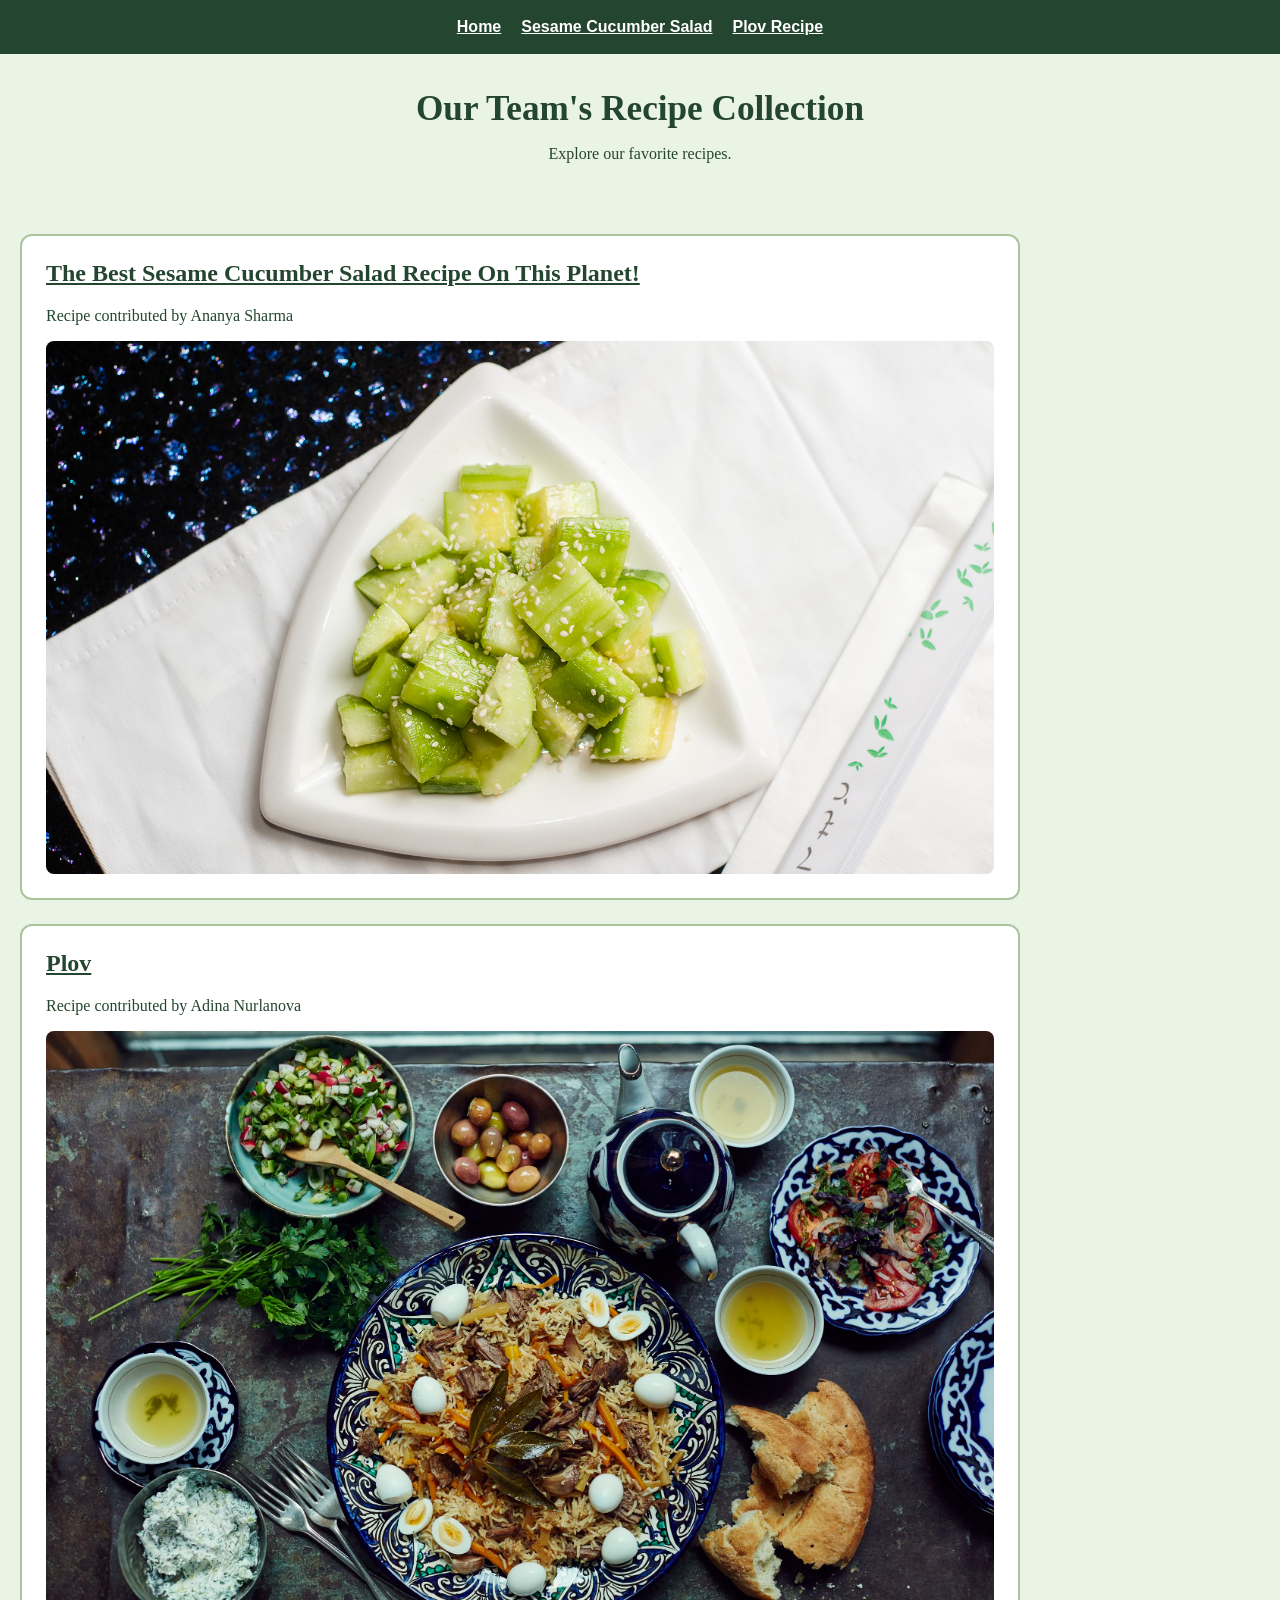
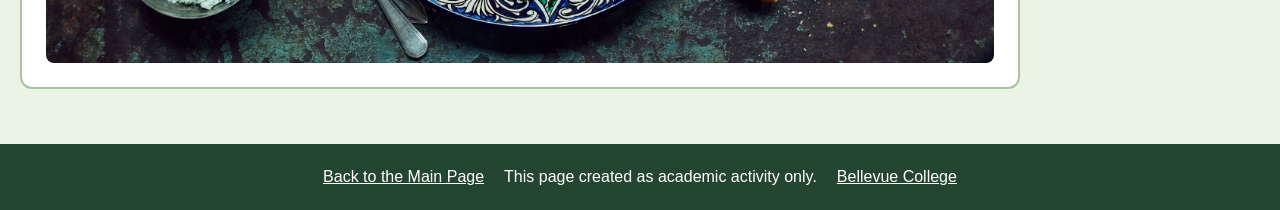
<file: index.html>
<!DOCTYPE html>
<html lang="en">
<head>
    <meta charset="UTF-8">
    <meta name="viewport" content="width=device-width, initial-scale=1.0">
    <meta name="author" content="Ananya Sharma, Adina Nurlanova">

    <title>Our Team's Recipe Collection</title>

    <link rel="stylesheet" href="css/index.css">
    <link rel="stylesheet" href="css/shared.css">
</head>

<body>
    
    <nav class="team-nav" aria-label="Main navigation">
        <a href="index.html">Home</a>
        <a href="html/ananya-recipe.html">Sesame Cucumber Salad</a>
        <a href="html/adina-recipe.html">Plov Recipe</a>
    </nav>

    <header class="home-header">
        <h1>Our Team's Recipe Collection</h1>
        <p>Explore our favorite recipes.</p>
    </header>

    <main class="recipe-grid">
       
        <article class="recipe-card">
            <h2>
                <a href="html/ananya-recipe.html">
                    The Best Sesame Cucumber Salad Recipe On This Planet!
                </a>
            </h2>

            <p>Recipe contributed by Ananya Sharma</p>

            <img
                src="images/sesame-cucumber-salad.jpg"
                alt="Sesame cucumber salad"
            >
        </article>

       
        <article class="recipe-card">
            <h2>
                <a href="html/adina-recipe.html">
                    Plov
                </a>
            </h2>

            <p>Recipe contributed by Adina Nurlanova</p>

            <img
                src="images/plov.jpg"
                alt="Plov"
            >
        </article>
    </main>

   
    <footer class="team-footer">
        <a href="index.html">Back to the Main Page</a>

        <p>This page created as academic activity only.</p>

        <a href="https://www.bellevuecollege.edu/">
            Bellevue College
        </a>
    </footer>
</body>
</html>
</file>
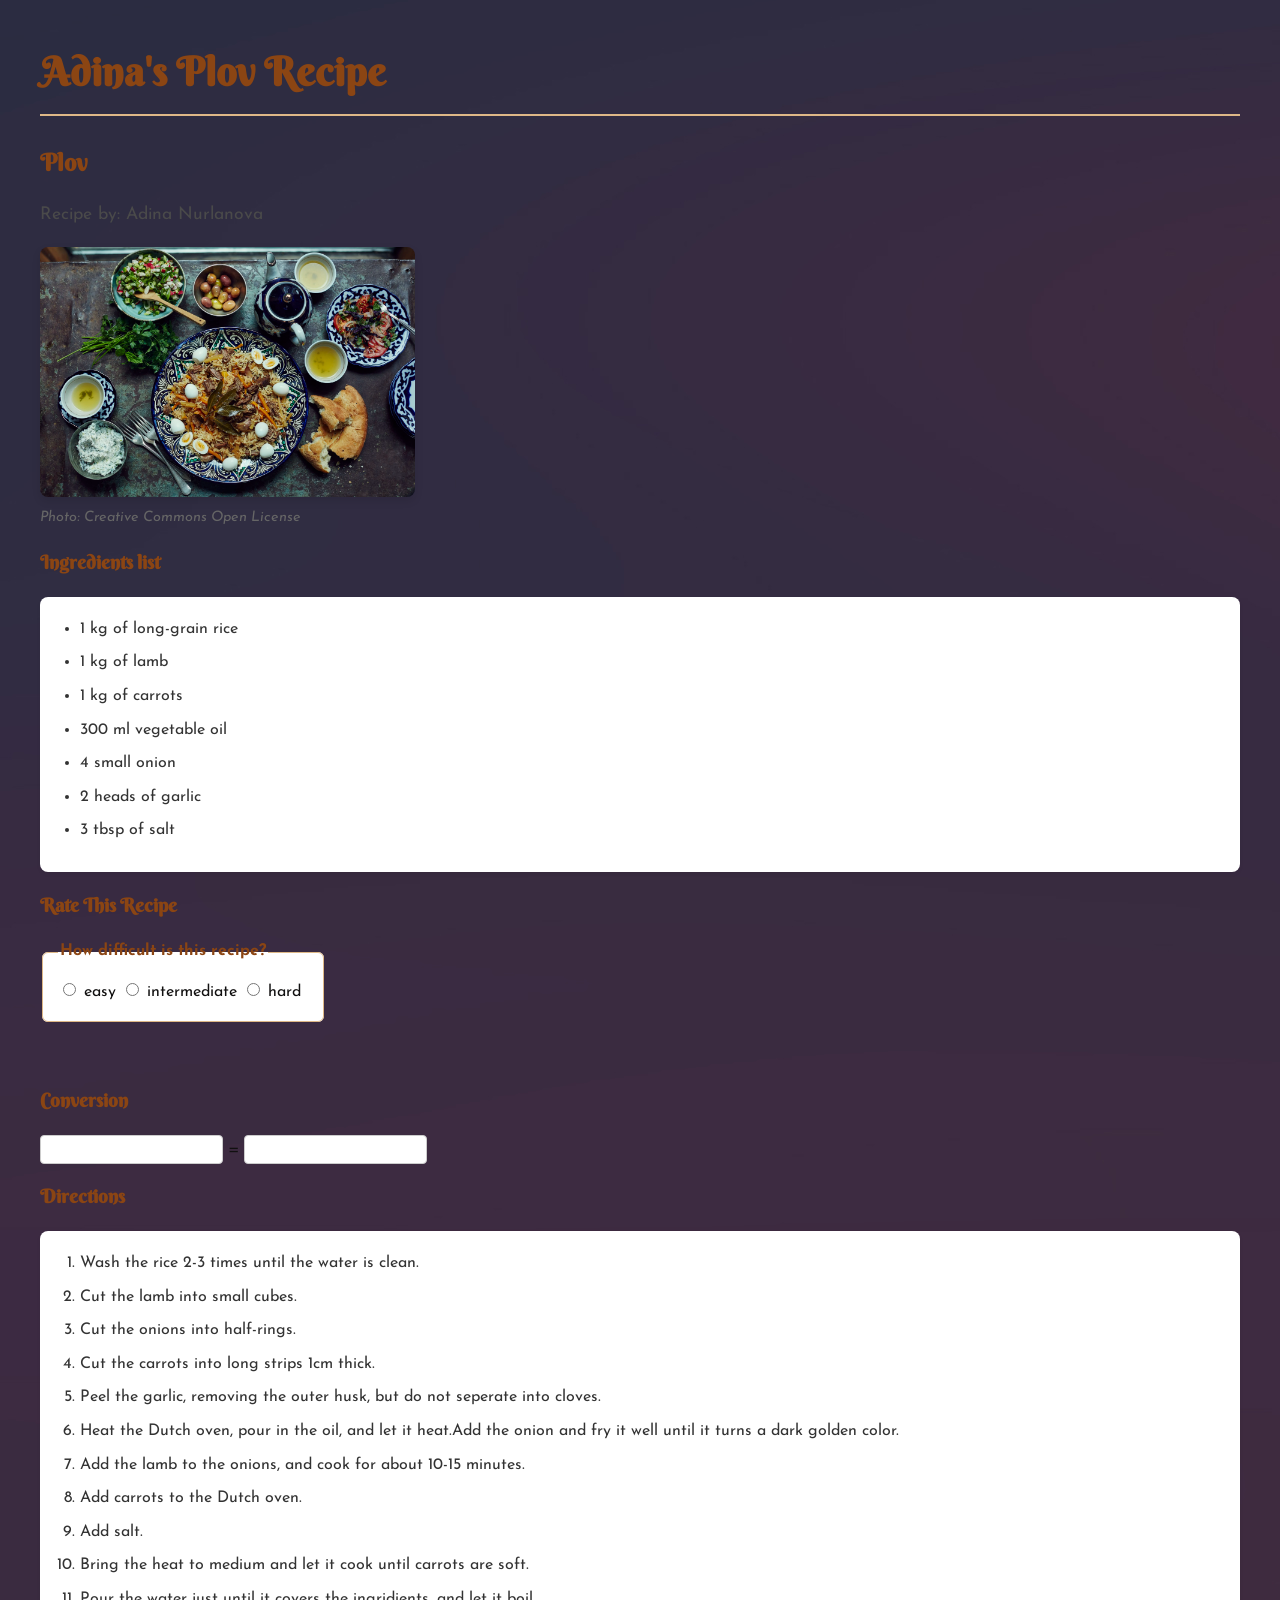
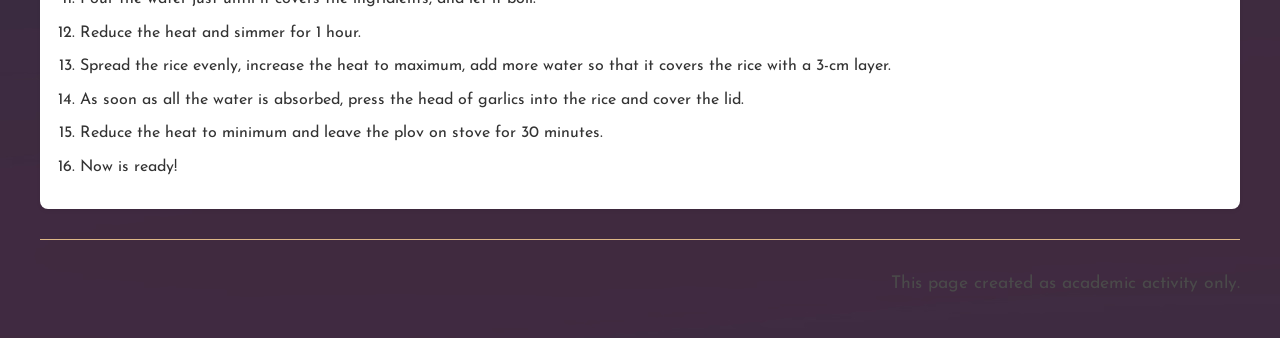
<file: html/adina-recipe.html>
<!doctype html>
<html lang="en">
<head>
    <!-- Required meta tags -->
    <meta charset="utf-8">
    <meta name="viewport" content="width=device-width, initial-scale=1, shrink-to-fit=no">
    <meta name="author" content="Adina Nurlanova">
    <title>Adina's Plov Recipe</title>
    <link rel="stylesheet" href="../css/cstyleadina.css">
</head>

<body style="background-image: url('../images/background-image.jpg');">
    <h1>Adina's Plov Recipe</h1>

    <h2>Plov</h2>
    <p>Recipe by: Adina Nurlanova</p>

    <figure>
        <img src="../images/plov.jpg" alt="A delicious plate of plov " height="250">
        <figcaption>Photo: Creative Commons Open License</figcaption>
    </figure>

    <h3>Ingredients list</h3>
    <ul>
        <li>1 kg of long-grain rice</li>
        <li>1 kg of lamb</li>
        <li>1 kg of carrots</li>
        <li>300 ml vegetable oil</li>
        <li>4 small onion</li>
        <li>2 heads of garlic</li>
        <li>3 tbsp of salt</li>
    </ul>

    <h3 class="rate">Rate This Recipe</h3>
    <fieldset style="width: 250px;">
        <legend>How difficult is this recipe?</legend>
        <input type="radio" id="easy" name="easy"> easy
        <input type="radio" id="med" name="med"> intermediate
        <input type="radio" id="hard" name="hard"> hard
    </fieldset>

    <p>&nbsp;</p>

    <h3>Conversion</h3>
    <input type="text" id="tblspn" name="tblspn">
    =
    <input type="text" id="cups" name="cups">

    <!--
    <h3>Equipment list</h3>
    <ul>
        <li>Dutch oven or thick-bottommed pot</li>
        <li>Wooden spoon</li>
        <li>Cutting board and knife</li>
    </ul>
    -->

    <h3>Directions</h3>
    <ol>
        <li>Wash the rice 2-3 times until the water is clean.</li>
        <li>Cut the lamb into small cubes.</li>
        <li>Cut the onions into half-rings.</li>
        <li>Cut the carrots into long strips 1cm thick.</li>
        <li>Peel the garlic, removing the outer husk, but do not seperate into cloves.</li>
        <li>Heat the Dutch oven, pour in the oil, and let it heat.Add the onion and fry it well until it turns a dark golden color.</li>
        <li>Add the lamb to the onions, and cook for about 10-15 minutes.</li>
        <li>Add carrots to the Dutch oven.</li>
        <li>Add salt.</li>
        <li>Bring the heat to medium and let it cook until carrots are soft.</li>
        <li>Pour the water just until it covers the ingridients, and let it boil.</li>
        <li>Reduce the heat and simmer for 1 hour.</li>
        <li>Spread the rice evenly, increase the heat to maximum, add more water so that it covers the rice with a 3-cm layer.</li>
        <li>As soon as all the water is absorbed, press the head of garlics into the rice and cover the lid.</li>
        <li>Reduce the heat to minimum and leave the plov on stove for 30 minutes.</li>
        <li>Now is ready!</li>
    </ol>

    <hr>
    <p style="text-align: right;">This page created as academic activity only.</p>
</body>
</html>
</file>
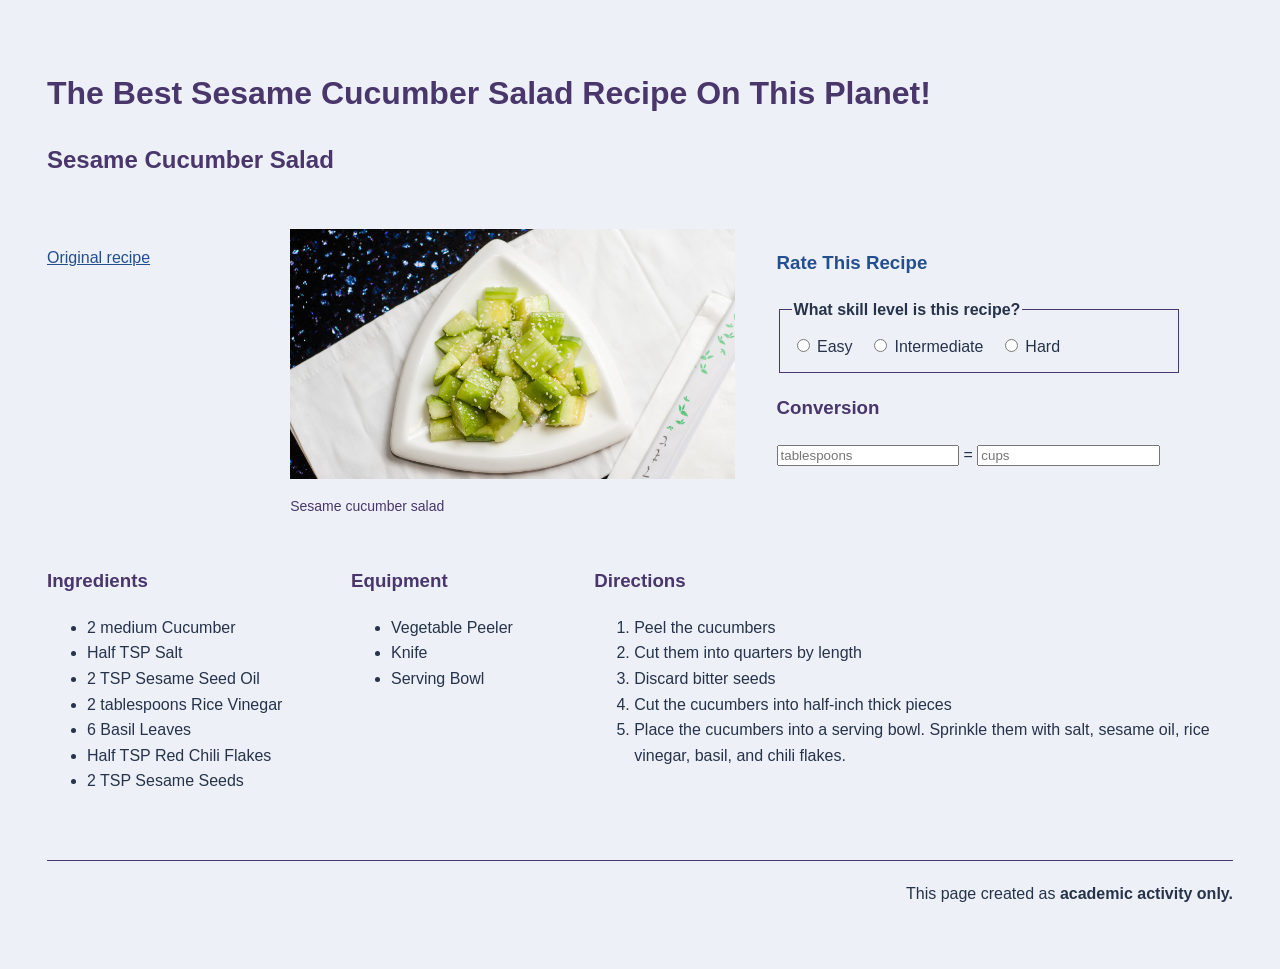
<file: html/ananya-recipe.html>
<!DOCTYPE html>
<html lang="en">
<head>
  <meta charset="utf-8">
  <meta name="viewport" content="width=device-width, initial-scale=1">
  <meta name="author" content="Ananya Sharma">
  <title>The Best Sesame Cucumber Salad Recipe On This Planet!</title>
  <link href="../css/style.css" rel="stylesheet">
</head>

<body>
  <div class="container-fluid recipe-page">

   
    <div class="row">
      <div class="col" style="width:100%">
        <h1>The Best Sesame Cucumber Salad Recipe On This Planet!</h1>
        <h2>Sesame Cucumber Salad</h2>
      </div>
    </div>

    <div class="row">

      <div class="col" style="width:20%">
        
        <p>
          <a href="https://www.themealdb.com/meal/53378-sesame-cucumber-salad-recipe">
            Original recipe
          </a>
        </p>
      </div>

      <div class="col" style="width:40%">
        <figure>
          <img src="../images/sesame-cucumber-salad.jpg"
               alt="Sesame cucumber salad in a bowl"
               height="250">
          <figcaption>Sesame cucumber salad</figcaption>
        </figure>
      </div>

      <div class="col" style="width:40%">
        <h3 class="rate">Rate This Recipe</h3>

        <form>
          <fieldset>
            <legend>What skill level is this recipe?</legend>

            <input type="radio" id="easy" name="skill" value="easy">
            <label for="easy">Easy</label>

            <input type="radio" id="med" name="skill" value="intermediate">
            <label for="med">Intermediate</label>

            <input type="radio" id="hard" name="skill" value="hard">
            <label for="hard">Hard</label>
          </fieldset>
        </form>

        <h3>Conversion</h3>

        <form>
          <input type="number" id="tblspn" name="tblspn"
                 placeholder="tablespoons" aria-label="Tablespoons">
          =
          <input type="number" id="cups" name="cups"
                 placeholder="cups" aria-label="Cups">
        </form>
      </div>

    </div>

    
    <div class="row">

      <div class="col" style="width:25%">
        <h3>Ingredients</h3>

        <ul>
          <li>2 medium Cucumber</li>
          <li>Half TSP Salt</li>
          <li>2 TSP Sesame Seed Oil</li>
          <li>2 tablespoons Rice Vinegar</li>
          <li>6 Basil Leaves</li>
          <li>Half TSP Red Chili Flakes</li>
          <li>2 TSP Sesame Seeds</li>
        </ul>
      </div>

      <div class="col" style="width:20%">
        <h3>Equipment</h3>

        <ul>
          <li>Vegetable Peeler</li>
          <li>Knife</li>
          <li>Serving Bowl</li>
        </ul>
      </div>

      <div class="col" style="width:55%">
        <h3>Directions</h3>

        <ol>
          <li>Peel the cucumbers</li>
          <li>Cut them into quarters by length</li>
          <li>Discard bitter seeds</li>
          <li>Cut the cucumbers into half-inch thick pieces</li>
          <li>
            Place the cucumbers into a serving bowl. Sprinkle them
            with salt, sesame oil, rice vinegar, basil, and chili flakes.
          </li>
        </ol>
      </div>

    </div>

   
    <div class="row">
      <div class="col" id="recipe-footer" style="width:100%">
        <hr>
        <p>
          This page created as <span class="highlight">academic activity only.</span>
        </p>
      </div>
    </div>

  </div>
</body>
</html>
</file>
<file: css/index.css>
body {
    margin: 0;
    background-color: #eaf4e4;
    color: #24452f;
    font-family: Georgia, serif;
    
}

.home-header {
    padding: 35px 20px;
    text-align: center;
}

.home-header h1 {
    margin: 0;
    font-size: 2.2rem;
}

.recipe-grid {
    display: grid;
    gap: 24px;
    max-width: 1000px;
    padding: 20px;
}

.recipe-card {
    padding: 24px;
    background-color: #ffffff;
    border: 2px solid #aac49b;
    border-radius: 12px;
}

.recipe-card h2 {
    margin-top: 0;
}

.recipe-card a {
    color: #24452f;
}

.recipe-card a:hover {
    color: #785020;
}

.recipe-card img {
    display: block;
    width: 100%;
    height: auto;
    border-radius: 8px;
}
</file>
<file: css/shared.css>
/* Shared navigation on every page */
.team-nav {
    display: flex;
    flex-wrap: wrap;
    justify-content: center;
    gap: 20px;
    padding: 18px;
    margin: 0;
    background-color: #24452f;
    color: #ffffff;
    font-family: Arial, sans-serif;
}

.team-nav a {
    color: #ffffff;
    text-decoration: underline;
    font-weight: bold;
}

.team-nav a:hover {
    color: #f5dfa3;
}

/* Shared footer on every page */
.team-footer {
    display: flex;
    flex-wrap: wrap;
    justify-content: center;
    align-items: center;
    gap: 20px;
    clear: both;
    padding: 24px;
    margin-top: 35px;
    background-color: #24452f;
    color: #ffffff;
    font-family: Arial, sans-serif;
    text-align: center;
}

.team-footer p {
    margin: 0;
    color: #ffffff;
}

.team-footer a {
    color: #ffffff;
    text-decoration: underline;
}
</file>
<file: css/cstyleadina.css>
@import url('https://fonts.googleapis.com/css?family=Berkshire+Swash|Josefin+Sans');

/* Flexbox Layout Structure */
.wrapper {
  display: flex;
  margin-bottom: 20px;
}

.wrapper div {
  flex: 1;
  padding: 20px;
}
  
body {
  font-family: 'Josefin Sans', sans-serif;
  background-color: #fcf2f2;
  color: #111010;
  margin: 40px;
  line-height: 1.6;
}

h1, h2, h3 {
  font-family: 'Berkshire Swash', cursive;
  color: #8B4513;
}

h1 {
  font-size: 2.5em;
  border-bottom: 2px solid #DEB887;
  padding-bottom: 10px;
}

p {
  color: #4a4a4a;
  font-size: 1.1em;
}

figure {
  margin: 10px 0;
}

img {
  border-radius: 8px;
  box-shadow: 0 4px 8px rgba(0,0,0,0.1);
}

figcaption {
  font-style: italic;
  font-size: 0.9em;
  color: #666666;
}

ul, ol {
  background-color: #ffffff;
  padding: 20px 20px 20px 40px;
  border-radius: 8px;
  box-shadow: 0 2px 4px rgba(0,0,0,0.05);
}

li {
  color: #333333;
  margin-bottom: 8px;
}

fieldset {
  background-color: #ffffff;
  border: 1px solid #DEB887;
  border-radius: 6px;
  padding: 15px;
}

legend {
  font-weight: bold;
  color: #8B4513;
}

input {
  padding: 6px;
  border: 1px solid #ccc;
  border-radius: 4px;
}

hr {
  border: 0;
  height: 1px;
  background: #DEB887;
  margin: 30px 0;
}

span {
  font-weight: bold;
}
</file>
<file: css/style.css>
* {
  box-sizing: border-box;
}

body {
  background-color: #edf0f7;
  color: #26334a;
  font-family: Arial, sans-serif;
  line-height: 1.6;
}

h1, h2, h3 {
  font-family: Verdana, sans-serif;
  color: #49366b;
  font-weight: bold;
}

p {
  color: #26334a;
  font-family: Arial, sans-serif;
}

ul, ol, li {
  color: #26334a;
  font-family: Arial, sans-serif;
}

a {
  color: #234f91;
}

figure {
  margin: 0;
}

img {
  height: 250px;
  width: auto;
  max-width: 100%;
  object-fit: contain;
  border-radius: 0;
}

figcaption {
  font-size: 14px;
  margin-top: 8px;
  color: #49366b;
}

form {
  margin-bottom: 20px;
}

input {
  font-family: inherit;
}

input[type="number"] {
  width: 40%;
}

label {
  margin-right: 12px;
}

fieldset {
  min-width: 0;
  max-width: 400px;
  padding: 12px;
  border: 1px solid #49366b;
}

legend {
  font-weight: bold;
}

hr {
  border: none;
  border-top: 1px solid #49366b;
  margin: 20px 0;
}

.rate {
  color: #234f91;
}

.recipe-page {
  width: 100%;
  margin: 0;
  padding: 24px;
}

[class*="col"] {
  float: left;
  padding: 15px;
  overflow-wrap: break-word;
}

.row::after {
  content: "";
  clear: both;
  display: block;
}

#recipe-footer {
  text-align: right;
}

.highlight {
  font-weight: bold;
}
</file>
